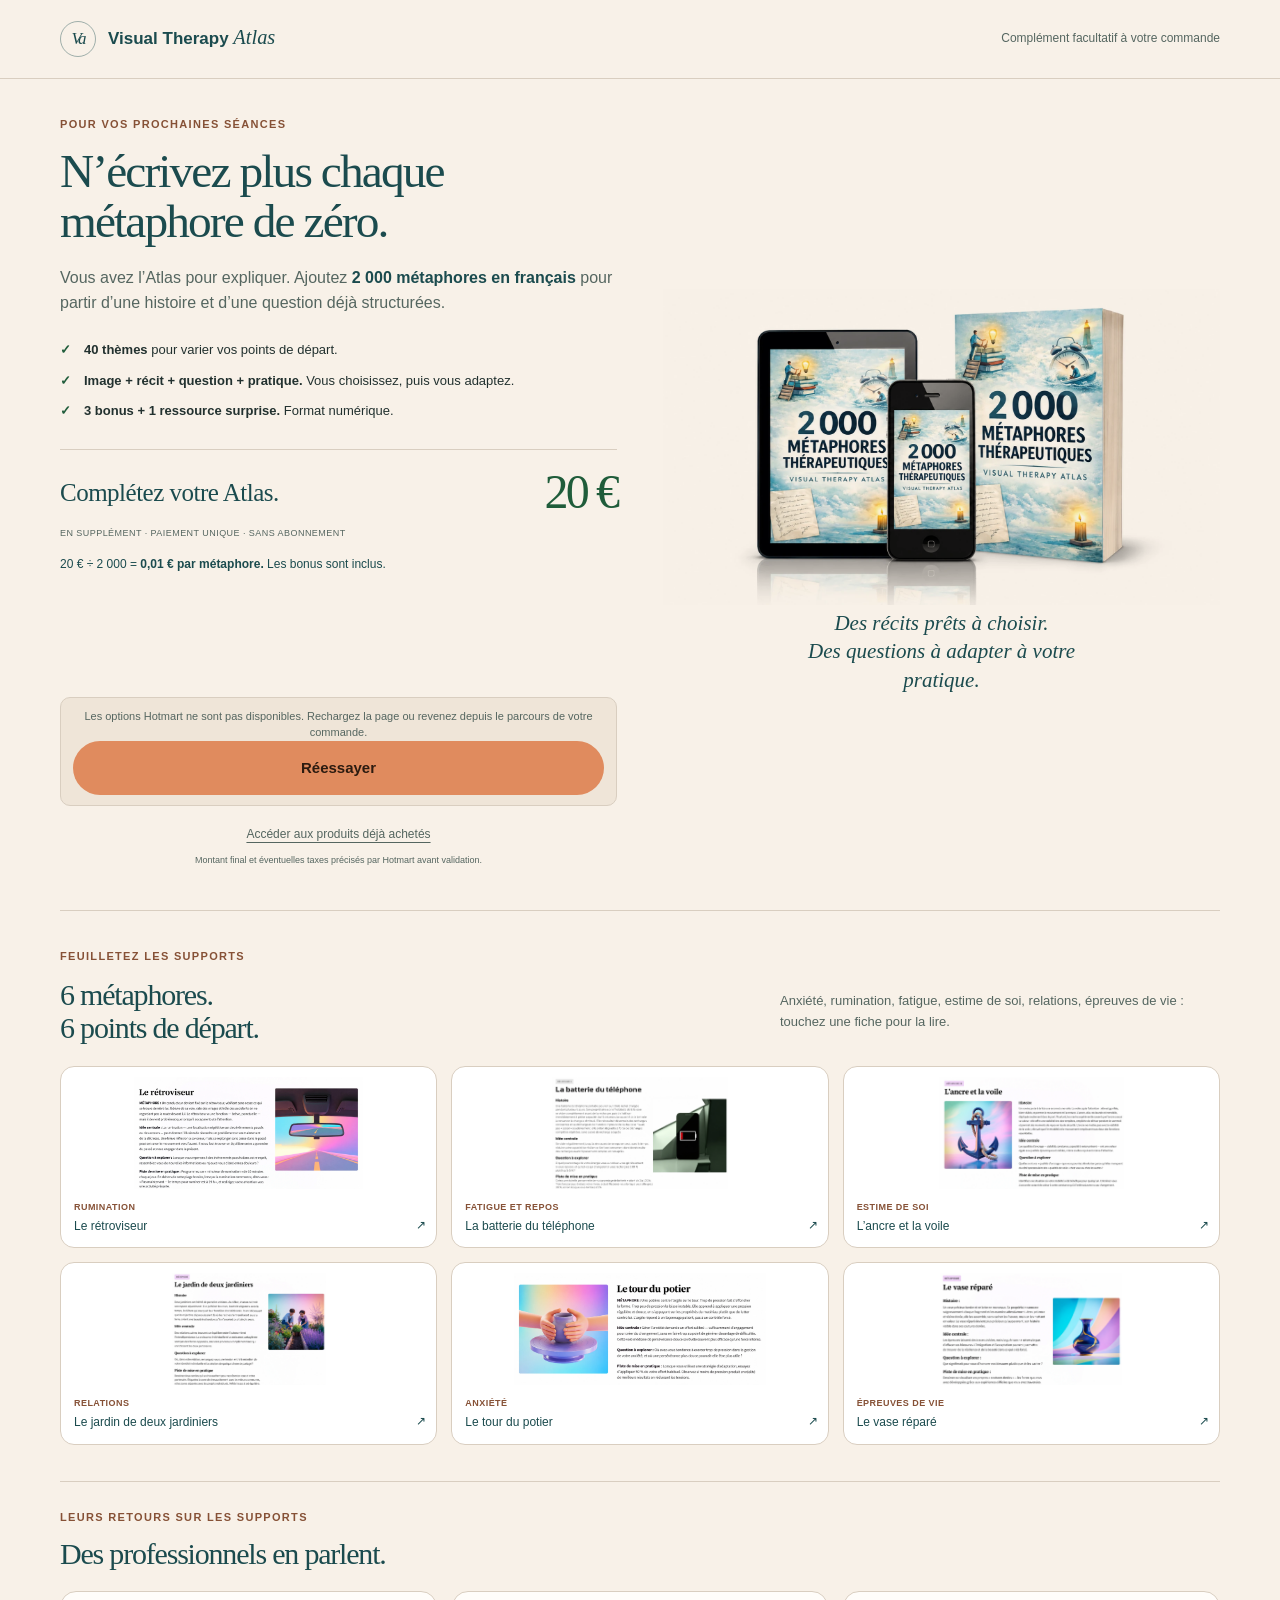
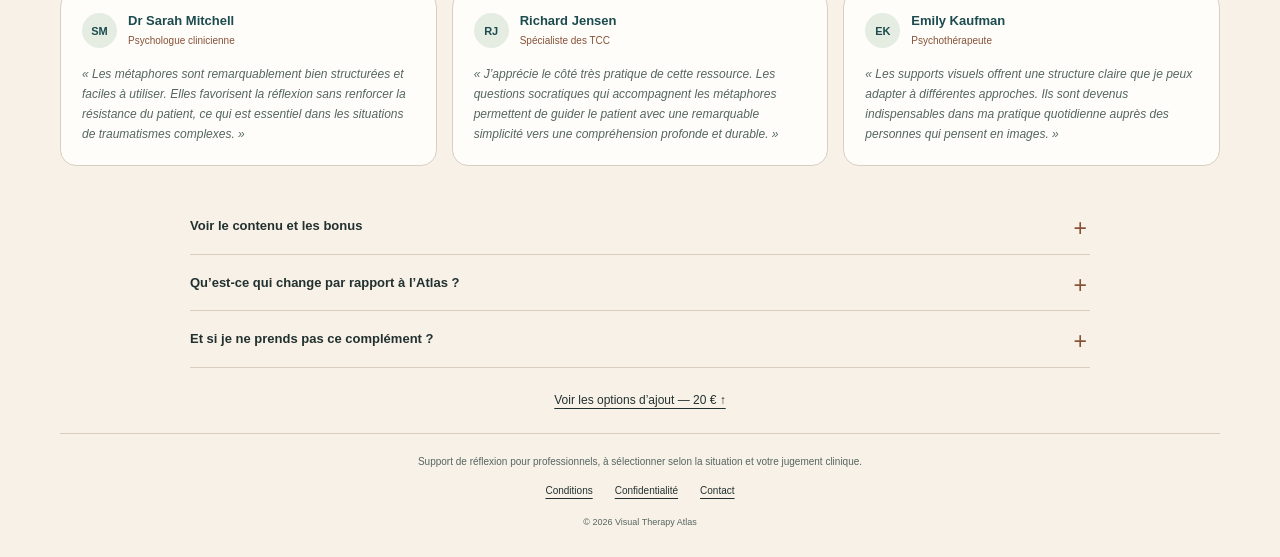
<file: index.html>
<!doctype html>
<html lang="fr"><head>
<meta charset="utf-8"><meta name="viewport" content="width=device-width,initial-scale=1">
<meta name="robots" content="noindex,nofollow"><meta name="theme-color" content="#1B4B4E">
<meta name="description" content="Ajoutez 2 000 métaphores illustrées en français à votre Atlas : récits, questions et pistes de travail. Complément facultatif, 20 € en paiement unique.">
<title>Complétez votre Atlas — 2 000 métaphores</title>
<link rel="stylesheet" href="style.css"><script src="config.js" defer></script><script src="main.js" defer></script>
</head><body class="short-upsell">
<a class="skip" href="#contenu">Aller au contenu</a>
<header class="brandbar"><div class="wrap brandline"><a class="brand" href="#contenu"><span class="mark" aria-hidden="true">Va</span><span>Visual Therapy <em>Atlas</em></span></a><span class="brandnote">Complément facultatif à votre commande</span></div></header>
<main id="contenu">
<section class="fast-hero wrap" aria-labelledby="hero-title">
<div class="fast-copy">
<p class="eyebrow">Pour vos prochaines séances</p>
<h1 id="hero-title">N’écrivez plus chaque métaphore de zéro.</h1>
<p class="fast-sub">Vous avez l’Atlas pour expliquer. Ajoutez <strong>2 000 métaphores en français</strong> pour partir d’une histoire et d’une question déjà structurées.</p>
<ul class="fast-benefits"><li><strong>40 thèmes</strong> pour varier vos points de départ.</li><li><strong>Image + récit + question + pratique.</strong> Vous choisissez, puis vous adaptez.</li><li><strong>3 bonus + 1 ressource surprise.</strong> Format numérique.</li></ul>
<div class="fast-decision" id="ajouter" aria-labelledby="decision-title">
<div class="fast-price-row"><h2 id="decision-title">Complétez votre Atlas.</h2><div class="fast-price">20&nbsp;€</div></div>
<p class="fast-payment">EN SUPPLÉMENT · PAIEMENT UNIQUE · SANS ABONNEMENT</p>
<p class="fast-unit-value">20 € ÷ 2 000 = <strong>0,01 € par métaphore.</strong> Les bonus sont inclus.</p>
<div id="hotmart-sales-funnel"></div>
<div id="hotmart-status" role="status"><p id="hotmart-status-text">Chargement des options sécurisées Hotmart…</p><button id="hotmart-retry" class="button" type="button" hidden>Réessayer</button></div>
<a class="decline" href="obrigado.html">Accéder aux produits déjà achetés</a>
<p class="fast-tax">Montant final et éventuelles taxes précisés par Hotmart avant validation.</p>
</div>
</div>
<figure class="fast-visual"><img class="fast-product" src="assets/hero.webp" alt="Bibliothèque de 2 000 métaphores thérapeutiques en français sur tablette, téléphone et couverture numérique" width="1600" height="909" fetchpriority="high"><figcaption>Des récits prêts à choisir.<br>Des questions à adapter à votre pratique.</figcaption></figure>
</section>
<section class="fast-example wrap" aria-labelledby="example-title">
<div class="fast-example-copy"><p class="eyebrow">Feuilletez les supports</p><h2 id="example-title">6 métaphores.<br>6 points de départ.</h2><p>Anxiété, rumination, fatigue, estime de soi, relations, épreuves de vie : touchez une fiche pour la lire.</p></div>
<div class="fast-sample-grid">
<button class="fast-sample" type="button" data-image="assets/anxiety-2.webp" data-title="Le rétroviseur" aria-label="Agrandir la métaphore du rétroviseur"><img src="assets/anxiety-2.webp" alt="Métaphore française du rétroviseur pour explorer la rumination" width="1600" height="784" loading="lazy"><span><small>Rumination</small>Le rétroviseur <b aria-hidden="true">↗</b></span></button>
<button class="fast-sample" type="button" data-image="assets/burnout-2.webp" data-title="La batterie du téléphone" aria-label="Agrandir la métaphore de la batterie du téléphone"><img src="assets/burnout-2.webp" alt="Métaphore française de la batterie du téléphone, autour de la fatigue et du repos" width="1573" height="1000" loading="lazy"><span><small>Fatigue et repos</small>La batterie du téléphone <b aria-hidden="true">↗</b></span></button>
<button class="fast-sample" type="button" data-image="assets/selfesteem-2.webp" data-title="L’ancre et la voile" aria-label="Agrandir la métaphore de l’ancre et de la voile"><img src="assets/selfesteem-2.webp" alt="Métaphore française de l’ancre et de la voile, autour de l’estime de soi" width="1600" height="971" loading="lazy"><span><small>Estime de soi</small>L’ancre et la voile <b aria-hidden="true">↗</b></span></button>
<button class="fast-sample" type="button" data-image="assets/relationships-1.webp" data-title="Le jardin de deux jardiniers" aria-label="Agrandir la métaphore du jardin de deux jardiniers"><img src="assets/relationships-1.webp" alt="Métaphore française du jardin de deux jardiniers, autour des relations" width="1470" height="1070" loading="lazy"><span><small>Relations</small>Le jardin de deux jardiniers <b aria-hidden="true">↗</b></span></button>
<button class="fast-sample" type="button" data-image="assets/anxiety-1.webp" data-title="Le tour du potier" aria-label="Agrandir la métaphore du tour du potier"><img src="assets/anxiety-1.webp" alt="Métaphore française du tour du potier, autour de l’anxiété et de la pression" width="1600" height="711" loading="lazy"><span><small>Anxiété</small>Le tour du potier <b aria-hidden="true">↗</b></span></button>
<button class="fast-sample" type="button" data-image="assets/trauma-1.webp" data-title="Le vase réparé" aria-label="Agrandir la métaphore du vase réparé"><img src="assets/trauma-1.webp" alt="Métaphore française du vase réparé, autour des épreuves de vie" width="1599" height="984" loading="lazy"><span><small>Épreuves de vie</small>Le vase réparé <b aria-hidden="true">↗</b></span></button>
</div>
</section>
<section class="fast-testimonials wrap" aria-labelledby="testimonials-title">
<div class="testimonials-head"><div><p class="eyebrow">Leurs retours sur les supports</p><h2 id="testimonials-title">Des professionnels en parlent.</h2></div><p class="testimonials-hint">Faites défiler les avis →</p></div>
<div class="testimonial-grid" role="list" aria-label="Trois avis de professionnels">
<article class="testimonial-card" role="listitem" tabindex="0"><header><span class="testimonial-initials" aria-hidden="true">SM</span><div><h3>Dr Sarah Mitchell</h3><p>Psychologue clinicienne</p></div></header><blockquote>« Les métaphores sont remarquablement bien structurées et faciles à utiliser. Elles favorisent la réflexion sans renforcer la résistance du patient, ce qui est essentiel dans les situations de traumatismes complexes. »</blockquote></article>
<article class="testimonial-card" role="listitem" tabindex="0"><header><span class="testimonial-initials" aria-hidden="true">RJ</span><div><h3>Richard Jensen</h3><p>Spécialiste des TCC</p></div></header><blockquote>« J’apprécie le côté très pratique de cette ressource. Les questions socratiques qui accompagnent les métaphores permettent de guider le patient avec une remarquable simplicité vers une compréhension profonde et durable. »</blockquote></article>
<article class="testimonial-card" role="listitem" tabindex="0"><header><span class="testimonial-initials" aria-hidden="true">EK</span><div><h3>Emily Kaufman</h3><p>Psychothérapeute</p></div></header><blockquote>« Les supports visuels offrent une structure claire que je peux adapter à différentes approches. Ils sont devenus indispensables dans ma pratique quotidienne auprès des personnes qui pensent en images. »</blockquote></article>
</div>
</section>
<section class="fast-details wrap" aria-label="Contenu et questions">
<details><summary>Voir le contenu et les bonus</summary><div class="details-body"><p><strong>La bibliothèque :</strong> 2 000 métaphores illustrées sur 40 thèmes, avec récit, idée centrale, question ouverte et piste de mise en pratique.</p><ul><li>Bonus 1 : accompagner les personnes qui se sentent jugées.</li><li>Bonus 2 : 75 métaphores pour les enfants et les adolescents.</li><li>Bonus 3 : procrastination et évitement.</li><li>En plus : une ressource complémentaire surprise.</li></ul><p>Fichiers numériques en français, à consulter ou à imprimer selon la licence. Aucun livre physique n’est expédié.</p></div></details>
<details><summary>Qu’est-ce qui change par rapport à l’Atlas ?</summary><div class="details-body"><p>L’Atlas organise les notions en schémas et comprend déjà 32 métaphores visuelles. Ce complément ajoute une bibliothèque étendue de récits et de questions pour varier vos supports. Votre Atlas reste utilisable seul.</p></div></details>
<details><summary>Et si je ne prends pas ce complément ?</summary><div class="details-body"><p>Vous conservez les produits déjà achetés. Refuser cet ajout ne bloque pas votre accès. Les 20 € correspondent uniquement à ce complément facultatif, en paiement unique.</p></div></details>
<p class="fast-return"><a href="#ajouter">Voir les options d’ajout — 20&nbsp;€ ↑</a></p>
</section>
</main>
<footer class="fast-footer wrap"><p>Support de réflexion pour professionnels, à sélectionner selon la situation et votre jugement clinique.</p><nav aria-label="Informations"><a href="informations.html#conditions">Conditions</a><a href="informations.html#confidentialite">Confidentialité</a><a href="informations.html#contact">Contact</a></nav><p id="owner-line" hidden></p><small>© 2026 Visual Therapy Atlas</small></footer>
<dialog id="image-dialog" aria-labelledby="dialog-title"><div class="dialog-bar"><h2 id="dialog-title">Le rétroviseur</h2><button type="button" id="close-dialog" aria-label="Fermer l’aperçu">Fermer ✕</button></div><div class="dialog-image"><img id="dialog-img" alt="Fiche agrandie de la métaphore" width="1600" height="784"></div><p>Sur téléphone, faites défiler horizontalement pour lire.</p></dialog>
</body></html>
</file>
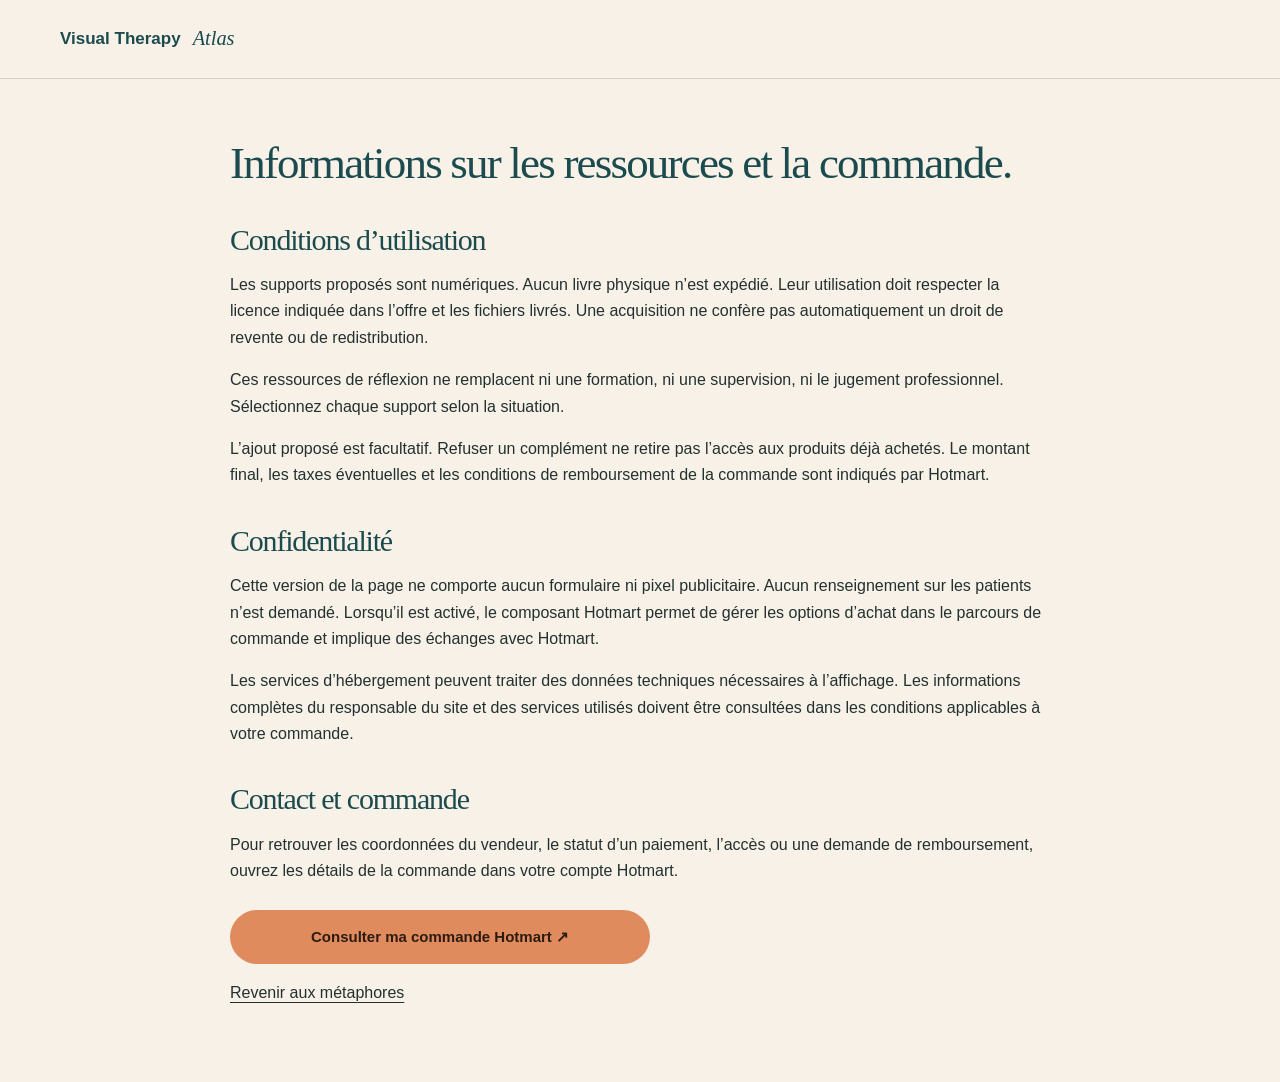
<file: informations.html>
<!doctype html><html lang="fr"><head><meta charset="utf-8"><meta name="viewport" content="width=device-width,initial-scale=1"><meta name="robots" content="noindex,nofollow"><title>Informations | Visual Therapy Atlas</title><link rel="stylesheet" href="style.css"></head><body><header class="brandbar"><div class="wrap brandline"><a class="brand" href="index.html">Visual Therapy <em>Atlas</em></a></div></header><main class="simple wrap"><h1>Informations sur les ressources et la commande.</h1><section id="conditions"><h2>Conditions d’utilisation</h2><p>Les supports proposés sont numériques. Aucun livre physique n’est expédié. Leur utilisation doit respecter la licence indiquée dans l’offre et les fichiers livrés. Une acquisition ne confère pas automatiquement un droit de revente ou de redistribution.</p><p>Ces ressources de réflexion ne remplacent ni une formation, ni une supervision, ni le jugement professionnel. Sélectionnez chaque support selon la situation.</p><p>L’ajout proposé est facultatif. Refuser un complément ne retire pas l’accès aux produits déjà achetés. Le montant final, les taxes éventuelles et les conditions de remboursement de la commande sont indiqués par Hotmart.</p></section><section id="confidentialite"><h2>Confidentialité</h2><p>Cette version de la page ne comporte aucun formulaire ni pixel publicitaire. Aucun renseignement sur les patients n’est demandé. Lorsqu’il est activé, le composant Hotmart permet de gérer les options d’achat dans le parcours de commande et implique des échanges avec Hotmart.</p><p>Les services d’hébergement peuvent traiter des données techniques nécessaires à l’affichage. Les informations complètes du responsable du site et des services utilisés doivent être consultées dans les conditions applicables à votre commande.</p></section><section id="contact"><h2>Contact et commande</h2><p>Pour retrouver les coordonnées du vendeur, le statut d’un paiement, l’accès ou une demande de remboursement, ouvrez les détails de la commande dans votre compte Hotmart.</p><a class="button" href="https://consumer.hotmart.com/">Consulter ma commande Hotmart ↗</a></section><p><a href="index.html">Revenir aux métaphores</a></p></main></body></html>
</file>
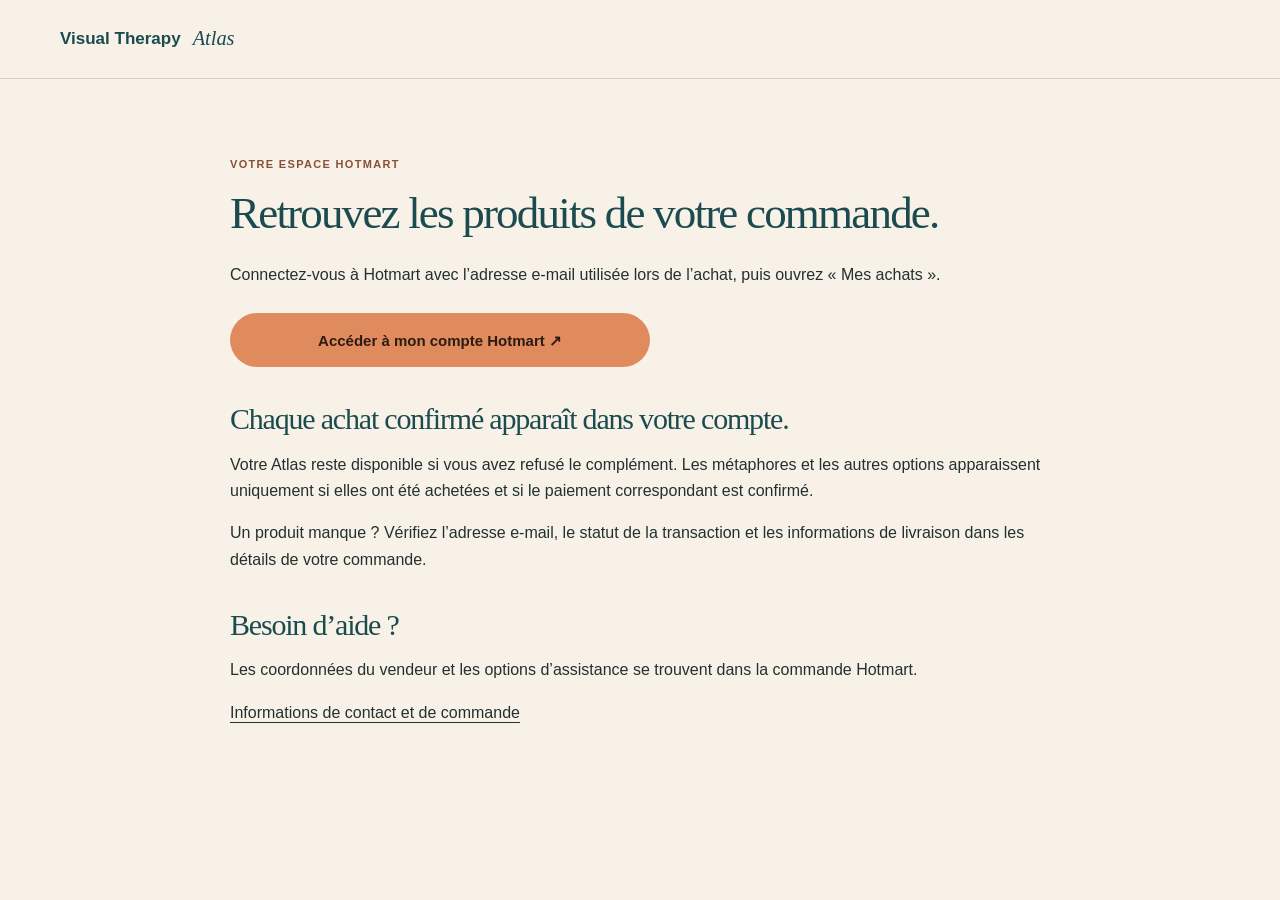
<file: obrigado.html>
<!doctype html><html lang="fr"><head><meta charset="utf-8"><meta name="viewport" content="width=device-width,initial-scale=1"><meta name="robots" content="noindex,nofollow"><meta name="referrer" content="no-referrer"><title>Vos accès | Visual Therapy Atlas</title><link rel="stylesheet" href="style.css"><script src="config.js" defer></script><script src="main.js" defer></script></head><body><header class="brandbar"><div class="wrap brandline"><div class="brand">Visual Therapy <em>Atlas</em></div></div></header><main class="simple wrap"><p class="eyebrow">Votre espace Hotmart</p><h1>Retrouvez les produits de votre commande.</h1><p>Connectez-vous à Hotmart avec l’adresse e-mail utilisée lors de l’achat, puis ouvrez « Mes achats ».</p><a data-access class="button" href="https://consumer.hotmart.com/">Accéder à mon compte Hotmart ↗</a><h2>Chaque achat confirmé apparaît dans votre compte.</h2><p>Votre Atlas reste disponible si vous avez refusé le complément. Les métaphores et les autres options apparaissent uniquement si elles ont été achetées et si le paiement correspondant est confirmé.</p><p>Un produit manque ? Vérifiez l’adresse e-mail, le statut de la transaction et les informations de livraison dans les détails de votre commande.</p><h2>Besoin d’aide ?</h2><p>Les coordonnées du vendeur et les options d’assistance se trouvent dans la commande Hotmart.</p><p><a href="informations.html#contact">Informations de contact et de commande</a></p></main></body></html>
</file>
<file: style.css>
:root{--cream:#F8F1E8;--paper:#fffdfa;--ink:#22312F;--muted:#556660;--petrol:#1B4B4E;--green:#1F5C3A;--clay:#865136;--peach:#E08B5E;--line:#d9cec0;--serif:Georgia,'Times New Roman',serif;--sans:Inter,-apple-system,BlinkMacSystemFont,'Segoe UI',sans-serif}
*{box-sizing:border-box}html{scroll-behavior:smooth;scroll-padding-top:22px}body{margin:0;background:var(--cream);color:var(--ink);font:16px/1.65 var(--sans);-webkit-font-smoothing:antialiased}h1,h2,h3,p,figure{margin:0}img{display:block;max-width:100%;height:auto}button,summary{font:inherit;cursor:pointer}a{color:inherit;text-underline-offset:4px}a,button,summary{-webkit-tap-highlight-color:transparent}a:focus-visible,button:focus-visible,summary:focus-visible{outline:3px solid var(--clay);outline-offset:5px}[hidden]{display:none!important}.wrap{width:min(1160px,calc(100% - 48px));margin-inline:auto}.skip{position:fixed;top:6px;left:6px;z-index:10;transform:translateY(-150%);background:white;padding:10px}.skip:focus{transform:none}.brandbar{border-bottom:1px solid var(--line)}.brandline{min-height:78px;display:flex;justify-content:space-between;align-items:center;gap:20px}.brand{display:flex;align-items:center;gap:12px;font-size:17px;text-decoration:none;color:var(--petrol);font-weight:650}.brand em{font:italic 1.2em var(--serif)}.mark{width:36px;height:36px;display:grid;place-items:center;border:1px solid #1b4b4e66;border-radius:50%;font:italic 17px var(--serif);letter-spacing:-2px}.brandnote{font-size:12px;color:var(--muted)}h1,h2{font-family:var(--serif);font-weight:400;color:var(--petrol);line-height:1.08;letter-spacing:-.04em}h1{font-size:clamp(38px,4.1vw,59px)}h2{font-size:clamp(32px,3.4vw,47px)}h3{font-size:20px;line-height:1.3;color:var(--petrol)}.eyebrow{font-size:11px;letter-spacing:.12em;font-weight:750;text-transform:uppercase;color:var(--clay);margin-bottom:18px}.hero{display:grid;grid-template-columns:1.05fr 1fr;gap:40px;align-items:center;padding-block:54px 70px}.hero-sub{margin-top:22px;font-size:17px;line-height:1.65;color:var(--muted)}.hero-sub strong{color:var(--petrol);font-weight:650}.hero-specs{font-size:13px;margin-top:20px;color:var(--clay)}.hero-price{display:flex;align-items:center;gap:16px;margin:20px 0 18px}.hero-price strong{font:42px/1 var(--serif);color:var(--petrol)}.hero-price span{font-size:12px;color:var(--muted)}.button{display:flex;justify-content:center;align-items:center;gap:16px;min-height:54px;width:100%;padding:14px 23px;border:0;border-radius:999px;background:var(--peach);color:#2c1b10;font-size:15px;font-weight:750;line-height:1.4;text-decoration:none;text-align:center;transition:background .18s,transform .18s}.button:hover{background:#eda477;transform:translateY(-1px)}.button span{font-size:22px;line-height:1}.button-short{max-width:460px;margin:32px auto 0}.micro{font-size:11px;text-align:center;color:var(--muted);margin:10px 0 0}.decline{display:block;text-align:center;color:var(--muted);font-size:12px;margin-top:9px;padding:10px 0}.hero-visual{position:relative;min-width:0}.hero-visual img{position:relative;z-index:1;width:100%;mix-blend-mode:multiply}.visual-circle{position:absolute;inset:3% 4% 17%;border-radius:50%;background:#e7dece}.hero-visual figcaption{font-size:11px;line-height:1.6;text-align:center;color:var(--muted);margin-top:12px}.proofbar{background:var(--petrol);color:var(--cream)}.proofline{display:flex;justify-content:space-between;gap:20px;padding-block:22px}.proofline span{font-size:12px}.proofline strong{font-weight:750}.section{padding-block:80px}.intro{max-width:620px;color:var(--muted);margin-top:22px}.difference>div:first-child{max-width:770px}.compare-grid{display:grid;grid-template-columns:1fr 30px 1fr;gap:20px;align-items:center;margin-top:34px}.compare{background:var(--paper);border:1px solid var(--line);padding:30px;border-radius:16px;align-self:stretch}.compare h3{font:28px var(--serif);margin:18px 0 12px}.compare p{font-size:14px;color:var(--muted)}.compare-new{background:#e5ede3;border-color:#c0d1bd}.tag{font-size:10px;letter-spacing:.1em;text-transform:uppercase;color:var(--clay);font-weight:750}.plus{font:36px var(--serif);color:var(--clay);text-align:center}.small{font-size:12px;color:var(--muted);margin-top:22px}.centered{text-align:center}.method{background:#ece2d5;border-radius:50% 50% 0 0 / 26px 26px 0 0}.section-head{max-width:730px;margin:0 auto 34px;text-align:center}.section-head>p:not(.eyebrow){margin-top:20px;color:var(--muted);font-size:15px}.steps{list-style:none;padding:0;margin:0;display:grid;grid-template-columns:repeat(4,1fr);gap:16px}.steps li{padding:25px 22px;border:1px solid #d4c7b6;border-radius:15px;background:var(--cream)}.step-num{font:32px var(--serif);color:var(--clay);display:block;margin-bottom:23px}.steps h3{font-size:17px;margin-bottom:12px}.steps p{font-size:13px;color:var(--muted)}.quote-example{max-width:800px;border-left:3px solid var(--peach);padding:0 0 0 24px;margin:40px auto 0}.quote{font:italic 25px/1.4 var(--serif);color:var(--petrol);margin-bottom:18px}.quote-example>p:last-child{font-size:13px}.filters{display:flex;justify-content:center;flex-wrap:wrap;gap:8px;margin-bottom:28px}.filter{border:1px solid var(--line);background:transparent;border-radius:999px;padding:9px 16px;min-height:44px;font-size:13px;color:var(--petrol)}.filter[aria-pressed=true]{background:var(--petrol);color:#fffaf3;border-color:var(--petrol)}.theme{border:1px solid var(--line);padding:24px;border-radius:20px;background:var(--paper)}.theme-head{display:flex;justify-content:space-between;align-items:center;gap:15px;margin-bottom:20px}.theme-head span{font-size:12px;color:var(--muted)}.sample-grid{display:grid;grid-template-columns:repeat(3,1fr);gap:18px}.sample{background:white;border:1px solid #e6dfd5;border-radius:12px;overflow:hidden;padding:0;text-align:left;color:var(--petrol)}.sample img{width:100%;height:190px;object-fit:contain;padding:8px;background:white}.sample>span{display:flex;justify-content:space-between;gap:12px;font-size:13px;font-weight:650;line-height:1.45;border-top:1px solid #eee;padding:15px}.sample:hover{box-shadow:0 8px 20px #1b4b4e15}.gallery-note{max-width:740px;margin-inline:auto}.bonuses{background:#efe5d8}.bonus-grid{display:grid;grid-template-columns:1fr 1fr;gap:22px}.bonus{display:grid;grid-template-columns:.75fr 1fr;align-items:center;background:var(--paper);border:1px solid var(--line);border-radius:18px;padding:22px;gap:20px}.bonus img{mix-blend-mode:multiply;width:100%;height:210px;object-fit:contain}.bonus h3{font:25px/1.2 var(--serif);margin:12px 0}.bonus p{font-size:13px;color:var(--muted)}.bonus .eyebrow{font-size:9px;line-height:1.5}.audience-grid{display:grid;grid-template-columns:1fr 1fr;gap:50px;max-width:900px;margin-inline:auto}.audience-grid>div{border-top:1px solid var(--line);padding-top:24px}.audience-grid h3{font-size:17px;margin-bottom:17px}.audience-grid p{font-size:14px;color:var(--muted)}.check-list{padding-left:20px;margin:0;font-size:14px;color:var(--muted)}.check-list li{margin-bottom:9px}.offer{background:var(--green);color:#fdf8ef;border-radius:50% 50% 0 0 / 32px 32px 0 0}.offer-inner{max-width:760px;text-align:center}.offer .eyebrow{color:#f5c6a6}.offer h2{color:#fff8ee}.offer-list{list-style:none;padding:20px 0;margin:28px 0;border-block:1px solid #ffffff33;text-align:left}.offer-list li{position:relative;padding:9px 0 9px 26px;font-size:14px}.offer-list li:before{content:'✓';position:absolute;left:0;color:#f5c6a6}.offer-price{font:100px/1 var(--serif);letter-spacing:-.07em}.offer-price span{font-size:66px}.price-caption{font-size:10px;letter-spacing:.1em;margin:17px 0}.offer-terms{max-width:560px;font-size:11px;margin:0 auto 25px;color:#ecf0e2}.widget-card{background:var(--cream);color:var(--ink);padding:25px;border-radius:18px;max-width:590px;margin:0 auto}.widget-heading{font:23px/1.3 var(--serif);color:var(--petrol);margin-bottom:16px}.widget-card [role=status]{font-size:13px;color:var(--muted);padding:14px;background:#eee3d4;border-radius:10px}.widget-card .button{margin-top:14px}.widget-card .decline{font-size:13px}.light{color:#e1ebdb}.faq{max-width:880px}.faq details{border-bottom:1px solid var(--line)}.faq summary{padding:23px 28px 23px 0;font-size:15px;font-weight:650;position:relative;list-style:none}.faq summary::-webkit-details-marker{display:none}.faq summary:after{content:'+';position:absolute;right:2px;top:20px;font-size:22px;font-weight:400;color:var(--clay)}.faq details[open] summary:after{content:'−'}.faq details p{font-size:14px;color:var(--muted);padding-bottom:23px;max-width:720px}.faq-last{font-size:14px;margin-top:35px}.footer{padding:42px 0 100px;border-top:1px solid var(--line);text-align:center}.footer-brand{justify-content:center;margin-bottom:20px}.footer p{font-size:11px;color:var(--muted);max-width:800px;margin:0 auto 20px}.footer nav{display:flex;flex-wrap:wrap;justify-content:center;gap:14px 24px;font-size:11px;margin-bottom:22px}.footer small{font-size:10px;color:var(--muted)}.sticky{display:none}dialog{width:min(1400px,96vw);max-height:94dvh;border:1px solid var(--line);border-radius:16px;padding:20px;background:var(--paper);color:var(--ink)}dialog::backdrop{background:#10292be6}.dialog-bar{display:flex;justify-content:space-between;gap:24px;align-items:center;margin-bottom:16px}.dialog-bar h2{font:25px var(--serif)}.dialog-bar button{min-height:44px;padding:8px 16px;border:1px solid var(--line);border-radius:999px;background:var(--cream);color:var(--petrol);font-size:13px}.dialog-image{overflow:auto;max-height:72dvh;border:1px solid #eee;background:white}.dialog-image img{width:100%;max-width:none;min-width:850px;height:auto}dialog>p{font-size:11px;color:var(--muted);margin-top:12px}#hotmart-sales-funnel iframe{border:0;display:block;width:100%!important;max-width:100%;min-width:0!important}.simple{max-width:820px;min-height:60vh;padding-block:60px}.simple h1{font-size:45px;margin-bottom:24px}.simple h2{font-size:30px;margin-top:36px;margin-bottom:16px}.simple p{margin:16px 0}.simple .button{max-width:420px;margin-top:25px}
@media(max-width:960px){.hero{gap:26px}.brandnote{display:none}.sample-grid{grid-template-columns:1fr}.sample{display:grid;grid-template-columns:1fr 1fr;align-items:center}.sample img{height:160px}.sample>span{border-top:0}.steps{grid-template-columns:1fr 1fr}.bonus{grid-template-columns:1fr}.bonus img{height:190px}.bonus-grid{gap:16px}}
@media(max-width:680px){.wrap{width:calc(100% - 36px)}.brandline{min-height:61px}.brand{font-size:15px}.mark{width:30px;height:30px}.hero{display:flex;flex-direction:column;gap:26px;padding-block:25px 36px}.hero-copy{width:100%}.hero .eyebrow{font-size:9px;margin-bottom:13px}.hero h1{font-size:clamp(33px,8.9vw,42px);line-height:1.08}.hero-sub{font-size:14px;line-height:1.55;margin-top:15px}.hero-specs{font-size:11px;margin-top:15px}.hero-price{margin-block:16px;gap:12px}.hero-price strong{font-size:36px}.hero-price span{font-size:11px}.button{font-size:13px;padding:13px 18px;min-height:52px}.micro{font-size:10px;line-height:1.5}.decline{font-size:11px;margin-top:5px;padding:10px 0}.hero-visual{width:100%;max-width:450px}.hero-visual figcaption{font-size:10px}.proofline{display:grid;grid-template-columns:1fr 1fr;gap:12px 20px;padding-block:20px}.proofline span{font-size:11px}.section{padding-block:48px}h2{font-size:32px;line-height:1.12}.eyebrow{font-size:9px;margin-bottom:13px}.intro{font-size:14px;margin-top:18px}.compare-grid{grid-template-columns:1fr;gap:12px;margin-top:26px}.compare{padding:24px}.compare h3{font-size:26px;margin:14px 0 10px}.compare p{font-size:13px}.plus{font-size:26px;line-height:1}.small{font-size:10px}.section-head{margin-bottom:26px}.section-head>p:not(.eyebrow){font-size:13px;margin-top:17px}.steps{gap:12px}.steps li{padding:20px 16px}.step-num{font-size:27px;margin-bottom:14px}.steps h3{font-size:15px}.steps p{font-size:12px;line-height:1.55}.quote-example{padding-left:18px;margin-top:28px}.quote{font-size:23px;line-height:1.35}.quote-example>p:last-child{font-size:12px}.filters{gap:7px;justify-content:flex-start}.filter{font-size:11px;padding:8px 12px}.theme{padding:16px;border-radius:15px}.theme-head{gap:10px;margin-bottom:15px}.theme-head h3{font-size:16px}.theme-head span{font-size:9px}.sample-grid{gap:12px}.sample{display:block}.sample img{height:auto;aspect-ratio:1.65;object-fit:contain;padding:8px}.sample>span{border-top:1px solid #eee;padding:12px;font-size:12px}.bonus-grid{grid-template-columns:1fr}.bonus{grid-template-columns:110px 1fr;padding:16px;gap:15px}.bonus img{height:165px}.bonus h3{font-size:22px}.bonus p{font-size:12px;line-height:1.55}.bonus .eyebrow{font-size:8px}.audience-grid{grid-template-columns:1fr;gap:25px}.audience-grid p,.check-list{font-size:13px}.offer-list li{font-size:13px;padding-block:8px}.offer-price{font-size:85px}.offer-price span{font-size:57px}.price-caption{font-size:9px;line-height:1.6}.offer-terms{font-size:10px}.widget-card{padding:20px 16px}.widget-heading{font-size:22px}.widget-card [role=status]{font-size:12px}.widget-card .decline{font-size:11px}.faq summary{font-size:13px;padding-block:20px}.faq details p{font-size:12px}.faq-last{font-size:12px}.footer{padding-bottom:115px}.footer p,.footer nav{font-size:10px}.sticky{display:flex;position:fixed;z-index:4;bottom:0;left:0;right:0;background:#fffdf9f5;border-top:1px solid var(--line);padding:10px 18px calc(10px + env(safe-area-inset-bottom));gap:20px;align-items:center;box-shadow:0 -5px 24px #1b4b4e0c;backdrop-filter:blur(8px)}.sticky>div{display:flex;flex-direction:column;white-space:nowrap}.sticky strong{font:25px/1 var(--serif);color:var(--petrol)}.sticky>div>span{font-size:9px;color:var(--muted)}.sticky .button{min-height:44px;font-size:12px}.sticky.is-hidden{transform:translateY(120%)}dialog{padding:14px}.dialog-bar{gap:14px}.dialog-bar h2{font-size:19px}.dialog-bar button{font-size:11px;padding-inline:11px}.simple{padding-block:40px}.simple h1{font-size:35px}.simple h2{font-size:27px}.simple p{font-size:14px}}
@media(max-width:359px){.wrap{width:calc(100% - 30px)}.hero h1{font-size:31px}.bonus{grid-template-columns:85px 1fr}.bonus img{height:150px}.steps{grid-template-columns:1fr}.sticky{padding-inline:15px;gap:15px}}
@media(prefers-reduced-motion:reduce){html{scroll-behavior:auto}*,*:before,*:after{transition:none!important}}

/* Upsell court : choix financier dans le hero, détails à la demande. */
.fast-hero{display:grid;grid-template-columns:1fr 1fr;gap:46px;align-items:center;padding-block:36px 42px}.fast-copy{min-width:0}.fast-hero h1{font-size:clamp(36px,3.7vw,54px);line-height:1.05}.fast-hero .eyebrow{margin-bottom:14px}.fast-sub{font-size:16px;line-height:1.6;color:var(--muted);margin-top:18px}.fast-sub strong{color:var(--petrol)}.fast-benefits{list-style:none;padding:0;margin:19px 0 22px}.fast-benefits li{position:relative;padding:6px 0 6px 24px;font-size:13px;line-height:1.5}.fast-benefits li:before{content:'✓';position:absolute;left:0;color:var(--green);font-weight:800}.fast-benefits strong{font-weight:700}.fast-decision{border-top:1px solid var(--line);padding-top:18px;scroll-margin-top:18px}.fast-price-row{display:flex;align-items:center;justify-content:space-between;gap:16px}.fast-price-row h2{font:25px/1.1 var(--serif);letter-spacing:-.02em}.fast-price{font:48px/1 var(--serif);color:var(--green);white-space:nowrap;letter-spacing:-.06em}.fast-payment{font-size:9px;letter-spacing:.05em;color:var(--muted);margin:10px 0 15px}.fast-decision #hotmart-status{font-size:12px;color:var(--muted);border:1px solid #d9cec0;background:#efe5d8;padding:12px 15px;border-radius:12px;line-height:1.5}.fast-decision .decline{font-size:12px;margin-top:9px;padding:10px 0}.fast-tax{font-size:9px;color:var(--muted);line-height:1.5;text-align:center}.fast-visual{min-width:0;align-self:center}.fast-visual img{width:100%;mix-blend-mode:multiply}.fast-visual figcaption{font:italic 21px/1.35 var(--serif);text-align:center;color:var(--petrol);margin:4px auto 0;max-width:330px}.fast-example{display:grid;grid-template-columns:1fr 1fr;gap:45px;align-items:center;border-top:1px solid var(--line);padding-block:36px}.fast-example h2{font-size:30px;line-height:1.1}.fast-example-copy>p:not(.eyebrow){font-size:13px;color:var(--muted);margin-top:14px}.fast-example-copy .fast-punch{font-size:15px;line-height:1.5}.fast-punch strong{color:var(--petrol)}.fast-sample{padding:12px;border:1px solid var(--line);border-radius:14px;background:white;color:var(--petrol)}.fast-sample img{width:100%;height:195px;object-fit:contain}.fast-sample>span{display:block;padding-top:10px;font-size:11px;text-align:center}.fast-details{max-width:900px;padding-block:0 22px}.fast-details details{border-bottom:1px solid var(--line)}.fast-details summary{font-size:13px;font-weight:650;list-style:none;padding:17px 30px 17px 0;position:relative}.fast-details summary::-webkit-details-marker{display:none}.fast-details summary:after{content:'+';position:absolute;right:3px;top:12px;font-size:23px;font-weight:400;color:var(--clay)}.fast-details details[open] summary:after{content:'−'}.details-body{padding:0 0 20px;font-size:13px;color:var(--muted)}.details-body p+p{margin-top:12px}.details-body ul{padding-left:20px}.details-body li{margin:6px 0}.fast-return{text-align:center;font-size:12px;margin-top:23px}.fast-footer{padding-block:20px 28px;border-top:1px solid var(--line);text-align:center}.fast-footer>p{font-size:10px;color:var(--muted);margin-bottom:13px}.fast-footer nav{display:flex;flex-wrap:wrap;justify-content:center;gap:22px;font-size:10px}.fast-footer small{display:block;margin-top:15px;font-size:9px;color:var(--muted)}
@media(max-width:680px){.short-upsell .brandline{min-height:53px}.fast-hero{display:flex;flex-direction:column;gap:20px;padding-block:22px 28px}.fast-copy{width:100%}.fast-hero h1{font-size:clamp(32px,8.8vw,39px);line-height:1.05}.fast-hero .eyebrow{font-size:9px;margin-bottom:12px}.fast-sub{font-size:13px;line-height:1.55;margin-top:13px}.fast-benefits{margin:13px 0 15px}.fast-benefits li{font-size:12px;padding-block:5px}.fast-decision{padding-top:13px}.fast-price-row h2{font-size:22px}.fast-price{font-size:40px}.fast-payment{font-size:8px;margin-block:8px 11px;letter-spacing:.025em}.fast-decision #hotmart-status{font-size:11px;padding:10px 12px}.fast-decision .decline{font-size:11px;margin-top:4px;padding-block:9px}.fast-tax{font-size:8px}.fast-visual{width:100%;max-width:345px}.fast-visual img{max-height:190px;object-fit:contain}.fast-visual figcaption{font-size:17px;margin-top:0}.fast-example{grid-template-columns:1fr;gap:20px;padding-block:27px}.fast-example h2{font-size:27px}.fast-example-copy>p:not(.eyebrow){font-size:12px}.fast-example-copy .fast-punch{font-size:14px}.fast-sample img{height:auto;max-height:190px}.fast-details summary{font-size:12px;padding-block:16px}.details-body{font-size:12px}.fast-return{font-size:11px}.fast-footer{padding-bottom:25px}.fast-footer>p{font-size:9px}.fast-footer nav{font-size:9px}}


.fast-accept{background:var(--green);color:#fffaf0;cursor:not-allowed;margin-block:0 8px;opacity:1}.fast-accept:hover{background:var(--green);transform:none}.fast-decision #hotmart-status{padding:0;border:0;background:transparent;text-align:center;font-size:10px;line-height:1.4}.fast-decision #hotmart-status-text{margin:0}.fast-hero .fast-benefits li{line-height:1.45}
.fast-unit-value{font-size:12px;color:var(--petrol);line-height:1.45;margin:0 0 13px}.fast-unit-value strong{font-weight:750}.fast-example{display:block}.fast-example>.fast-example-copy{display:flex;align-items:center;justify-content:space-between;gap:30px;flex-wrap:wrap;margin-bottom:22px}.fast-example-copy>.eyebrow{flex-basis:100%;margin-bottom:-17px}.fast-example-copy>h2{max-width:390px}.fast-example-copy>p:not(.eyebrow){max-width:440px;margin-top:0}.fast-sample-grid{display:grid;grid-template-columns:repeat(4,minmax(0,1fr));gap:14px}.fast-sample-grid .fast-sample{min-width:0;padding:10px;text-align:left;display:flex;flex-direction:column}.fast-sample-grid .fast-sample img{height:116px;object-fit:contain;width:100%}.fast-sample-grid .fast-sample>span{font-size:12px;line-height:1.35;text-align:left;padding:12px 3px 3px;position:relative;width:100%;padding-right:14px}.fast-sample-grid small{display:block;font-size:9px;font-weight:750;color:var(--clay);text-transform:uppercase;letter-spacing:.05em;margin-bottom:5px}.fast-sample-grid b{position:absolute;right:0;bottom:4px;font-weight:400}.fast-sample-grid .fast-sample:hover{border-color:var(--petrol)}
@media(max-width:680px){.fast-unit-value{font-size:11px;margin-bottom:12px}.fast-example>.fast-example-copy{display:block;margin-bottom:18px}.fast-example-copy>.eyebrow{margin-bottom:12px}.fast-example-copy>p:not(.eyebrow){margin-top:13px;font-size:12px}.fast-sample-grid{grid-template-columns:repeat(2,minmax(0,1fr));gap:10px}.fast-sample-grid .fast-sample{padding:8px}.fast-sample-grid .fast-sample img{height:85px}.fast-sample-grid .fast-sample>span{font-size:11px;padding-top:9px}.fast-sample-grid small{font-size:8px;letter-spacing:.02em}}
/* Six samples and owner-supplied testimonials, compact on mobile. */
.fast-sample-grid{grid-template-columns:repeat(3,minmax(0,1fr))}.fast-sample-grid .fast-sample img{height:112px}.fast-testimonials{padding-block:26px 32px;border-top:1px solid var(--line)}.testimonials-head{display:flex;justify-content:space-between;align-items:end;gap:20px;margin-bottom:20px}.testimonials-head .eyebrow{margin-bottom:11px}.testimonials-head h2{font-size:30px;line-height:1.15}.testimonials-hint{display:none}.testimonial-grid{display:grid;grid-template-columns:repeat(3,minmax(0,1fr));gap:15px}.testimonial-card{min-width:0;margin:0;padding:21px;background:var(--paper);border:1px solid var(--line);border-radius:16px}.testimonial-card:focus-visible{outline:3px solid var(--clay);outline-offset:2px}.testimonial-card>header{display:flex;gap:11px;align-items:center}.testimonial-initials{display:grid;place-items:center;width:35px;height:35px;flex:none;border-radius:50%;background:#e5ede3;color:var(--petrol);font-size:11px;font-weight:750}.testimonial-card h3{font-size:13px;line-height:1.3}.testimonial-card header p{font-size:10px;line-height:1.4;color:var(--clay);margin-top:4px}.testimonial-card blockquote{padding:0;margin:17px 0 0;font-size:12px;line-height:1.65;color:var(--muted);font-style:italic}
@media(max-width:680px){.fast-sample-grid{grid-template-columns:repeat(2,minmax(0,1fr))}.fast-sample-grid .fast-sample img{height:85px}.fast-testimonials{padding-block:24px 28px}.testimonials-head{display:block;margin-bottom:16px}.testimonials-head h2{font-size:26px}.testimonials-hint{display:block;margin-top:12px;font-size:10px;color:var(--muted)}.testimonial-grid{display:flex;overflow-x:auto;scroll-snap-type:x mandatory;gap:12px;padding:3px 2px 12px;scrollbar-width:thin;scrollbar-color:#b2bfae transparent}.testimonial-card{flex:0 0 88%;scroll-snap-align:start;padding:20px}.testimonial-card blockquote{font-size:12px;line-height:1.65}.testimonial-card h3{font-size:13px}}
.fast-decision #hotmart-sales-funnel{min-width:0;width:100%}.fast-decision #hotmart-sales-funnel:not([hidden]){min-height:110px}.fast-decision #hotmart-status{padding:10px 12px;border:1px solid var(--line);border-radius:10px;background:#efe5d8;font-size:11px;line-height:1.5}
</file>
